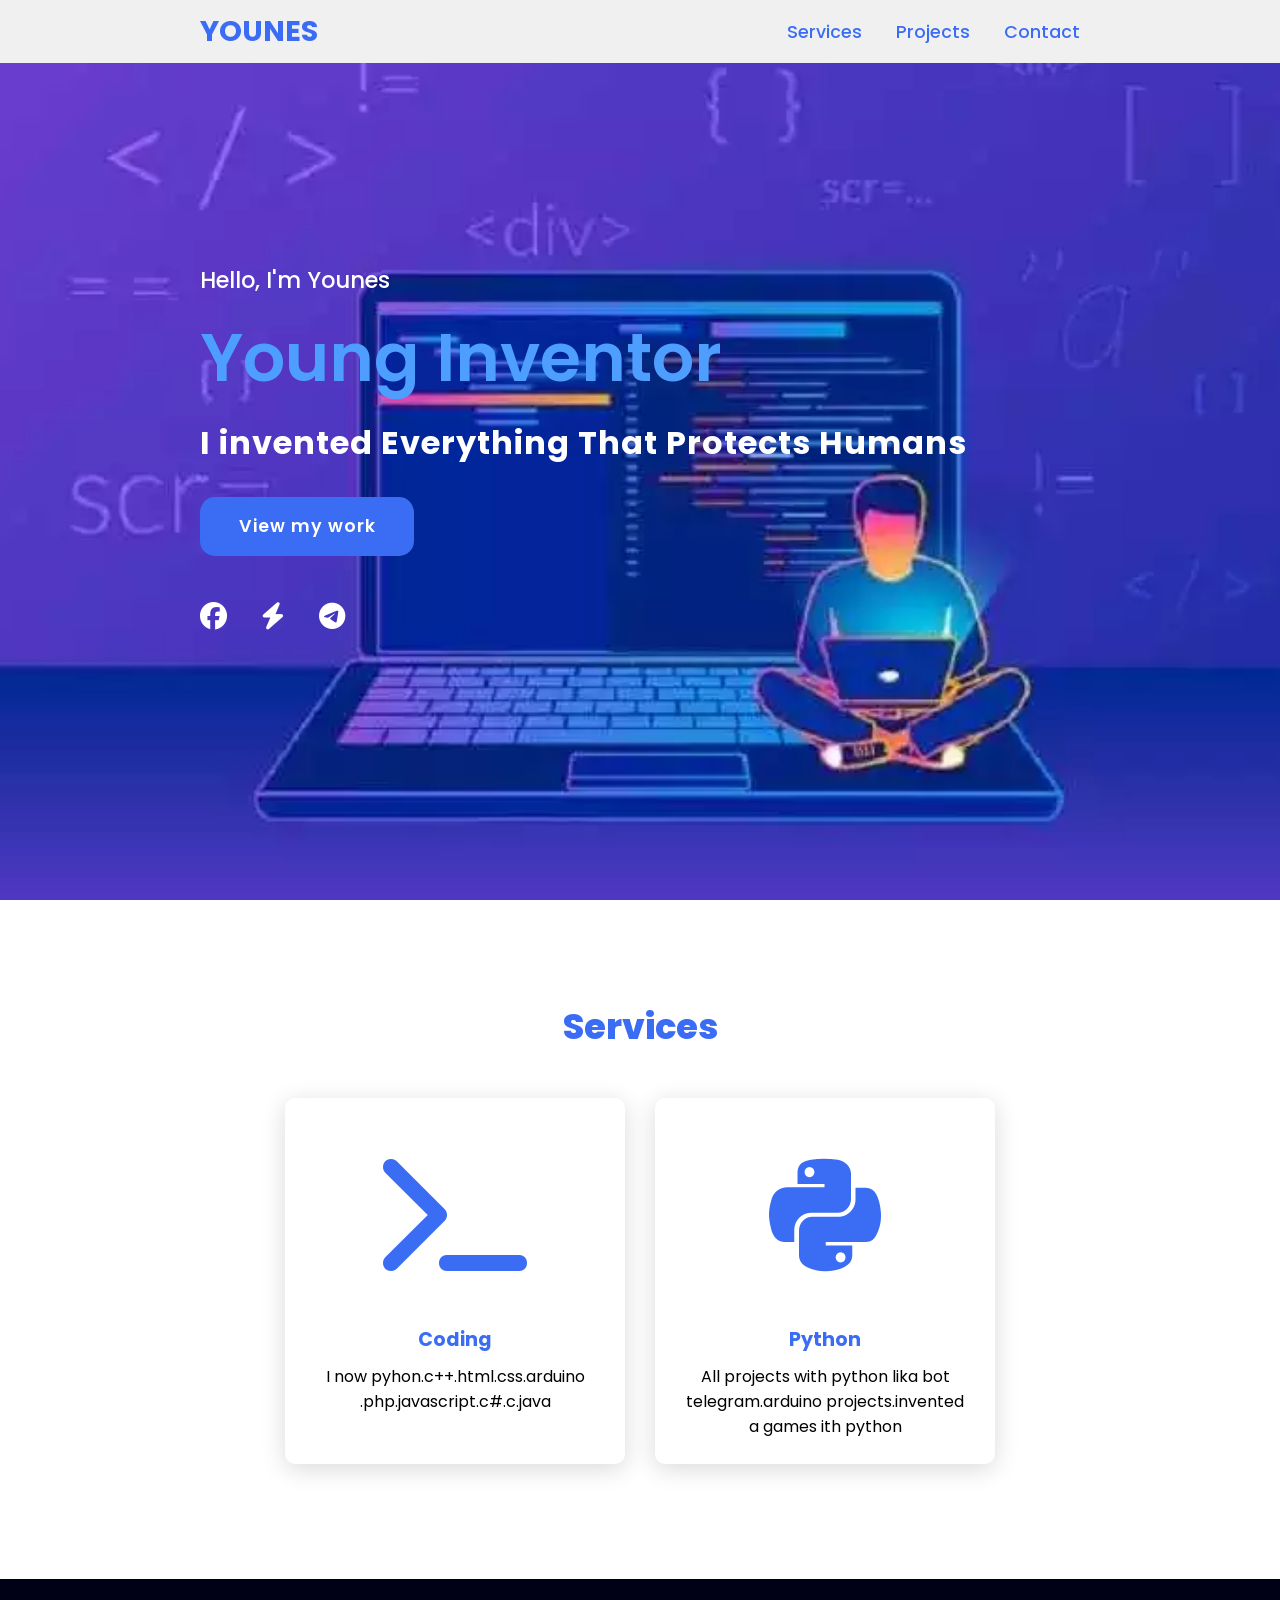
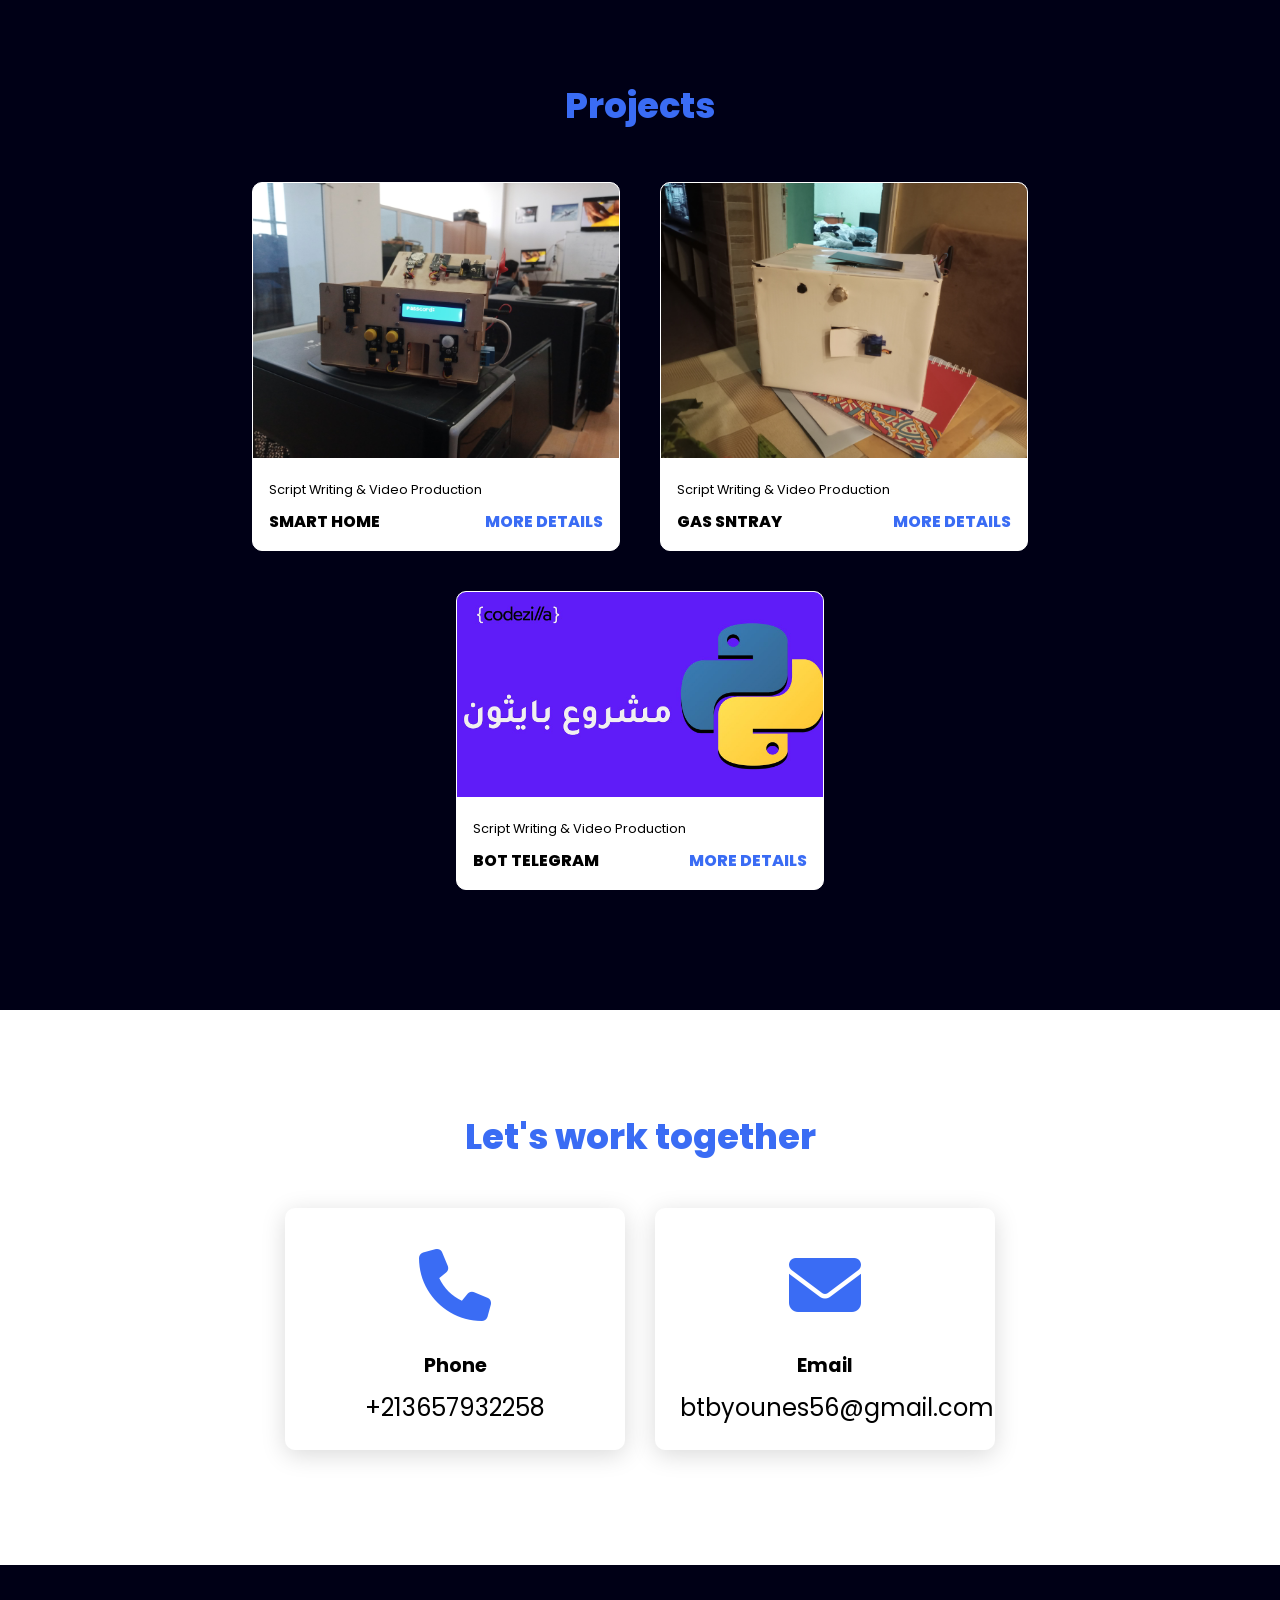
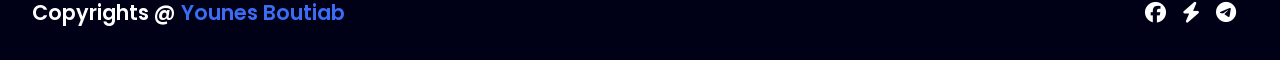
<file: index.html>
<!DOCTYPE html>
<html lang="en">
<head>
    <meta charset="UTF-8">
    <meta http-equiv="X-UA-Compatible" content="IE=edge">
    <meta name="viewport" content="width=device-width, initial-scale=1.0">
    <link rel="stylesheet" href="https://cdnjs.cloudflare.com/ajax/libs/font-awesome/6.6.0/css/all.min.css">
    <link rel="stylesheet" href="younes.css">
    <title>Younes Boutiab</title>
</head>
<body>
    <header>
        <a href="#" class="logo">Younes</a>
        <nav class="navigation">
            <a href="#services">Services</a>
            <a href="#projects">Projects</a>
            <a href="#contact">Contact</a>
        </nav>
    </header>


    <section class="main">
        <div>
            <h2>Hello, I'm Younes<br><span>Young Inventor</span></h2>
            <h3>I invented Everything That Protects Humans</h3>
            <a href="#projects" class="main-btn">View my work</a>
            <div class="social-icons">
                <a href="#"><i class="fa-brands fa-facebook"></i></a>
                <a href="#"><i class="fa-solid fa-bolt"></i></a>
                <a href="#"><i class="fa-brands fa-telegram"></i></a>
            </div>
        </div>
    </section>

    <section class="cards" id="services">
        <h2 class="title">Services</h2>
        <div class="content">
            <div class="card">
                <div class="icon">
                    <i class="fa-solid fa-terminal"></i>
                </div>
                <div class="info">
                    <h3>Coding</h3>
                    <p>I now pyhon.c++.html.css.arduino
                        .php.javascript.c#.c.java</p>
                </div>
            </div>
            <div class="card">
                <div class="icon">
                    <i class="fa-brands fa-python"></i>
                </div>
                <div class="info">
                    <h3>Python</h3>
                    <p>All projects with python lika bot telegram.arduino projects.invented a games ith python</p>
                </div>
            </div>
        </div>
    </section>

    <section class="projects" id="projects">
        <h2 class="title">Projects</h2>
        <div class="content">
            <div class="project-card">
                <div class="project-image">
                    <img src="images/bt.jpg" />
                </div>
                <div class="project-info">
                    <p class="project-category">Script Writing & Video Production</p>
                    <strong class="project-title">
                        <span>SMART HOME</span>
                        <a href="#" class="more-details">More details</a>
                    </strong>
                </div>
            </div>
            <div class="project-card">
                <div class="project-image">
                    <img src="images/btb.jpg" />
                </div>
                <div class="project-info">
                    <p class="project-category">Script Writing & Video Production</p>
                    <strong class="project-title">
                        <span>GAS SNTRAY</span>
                        <a href="#" class="more-details">More details</a>
                    </strong>
                </div>
            </div>
            <div class="project-card">
                <div class="project-image">
                    <img src="images/work5.jpg" />
                </div>
                <div class="project-info">
                    <p class="project-category">Script Writing & Video Production</p>
                    <strong class="project-title">
                        <span>BOT TELEGRAM</span>
                        <a href="#" class="more-details">More details</a>
                    </strong>
                </div>
            </div>
        </div>
    </section>

    <section class="cards contact" id="contact">
        <h2 class="title">Let's work together</h2>
        <div class="content">
            <div class="card">
                <div class="icon">
                    <i class="fas fa-phone"></i>
                </div>
                <div class="info">
                    <h3>Phone</h3>
                    <p>+213657932258</p>
                </div>
            </div>
            <div class="card">
                <div class="icon">
                    <i class="fas fa-envelope"></i>
                </div>
                <div class="info">
                    <h3>Email</h3>
                    <p>btbyounes56@gmail.com</p>
                </div>
            </div>
        </div>
    </section>
    
    <footer class="footer">
        <p class="footer-title">Copyrights @ <span>Younes Boutiab</span></p>
        <div class="social-icons">
            <a href="#"><i class="fa-brands fa-facebook"></i></a>
            <a href="#"><i class="fa-solid fa-bolt"></i></a>
            <a href="#"><i class="fa-brands fa-telegram"></i></a>
        </div>
    </footer>

</body>
</html>
</file>
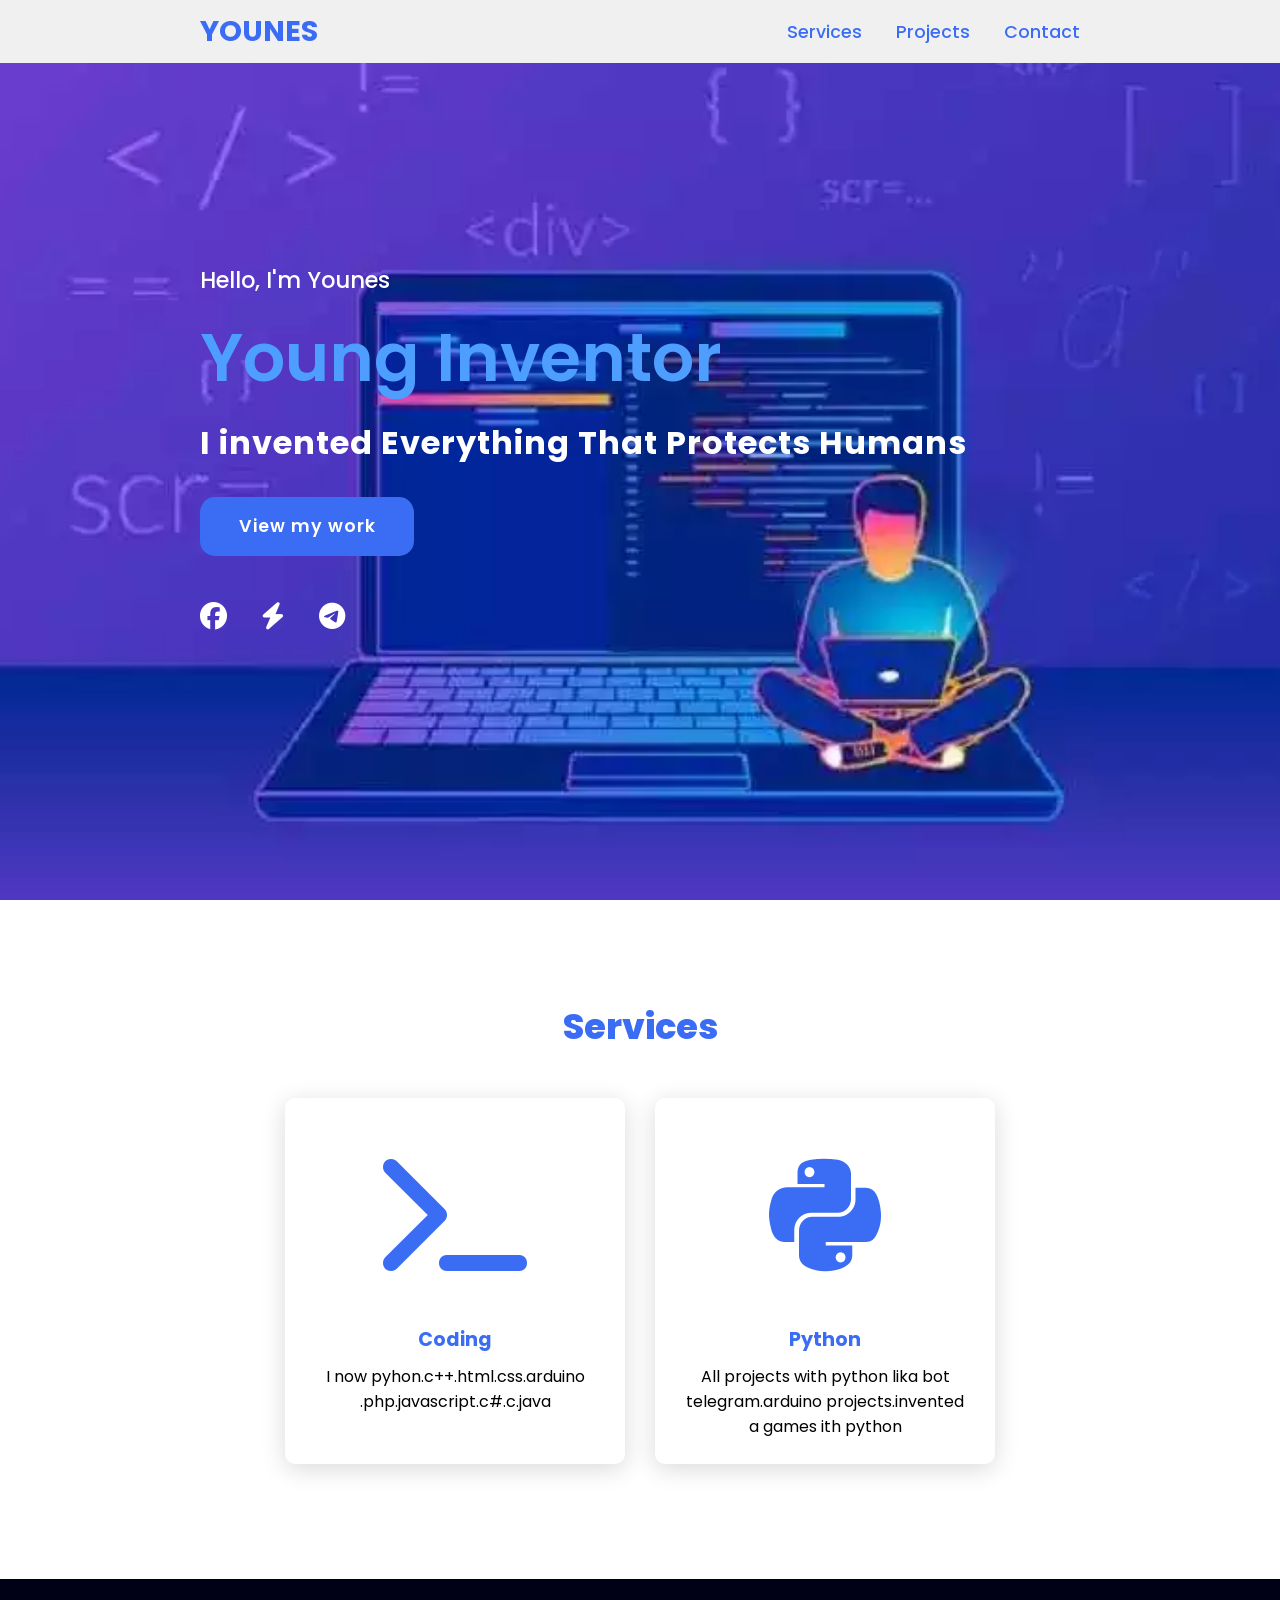
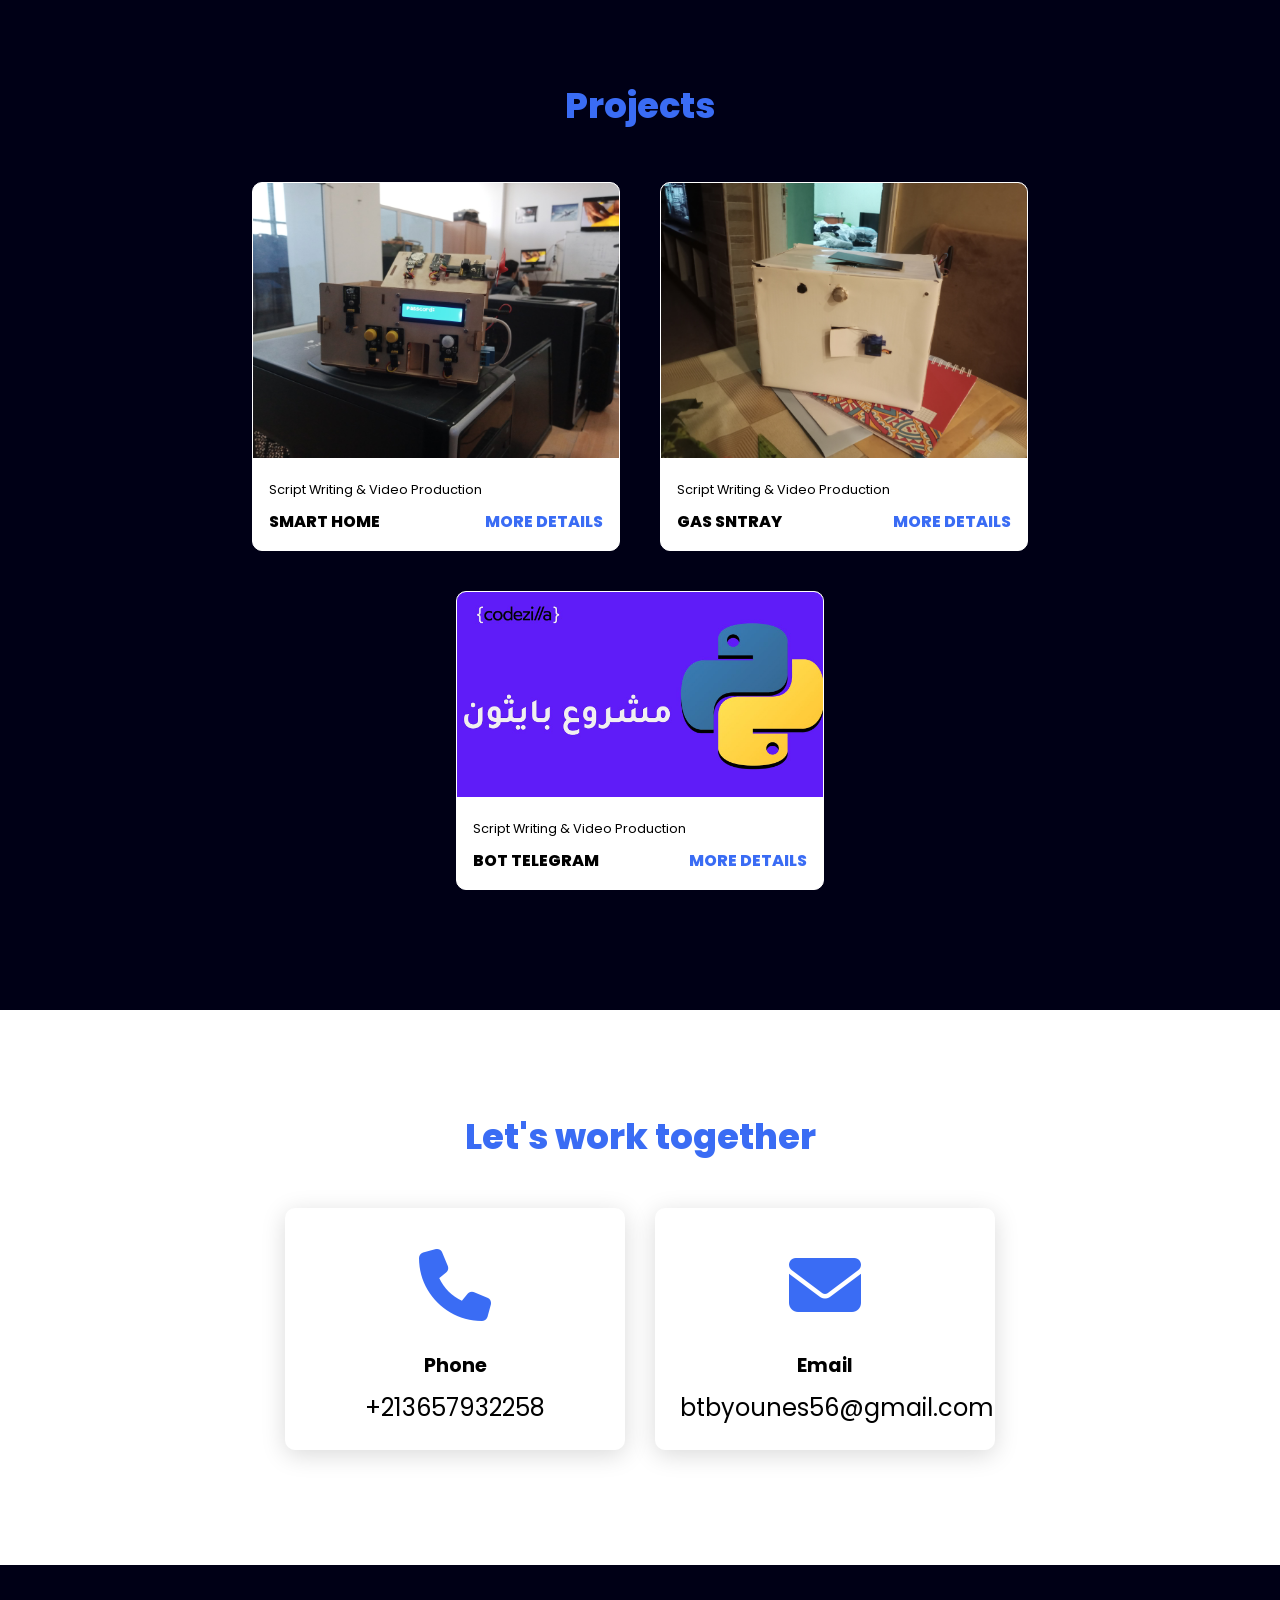
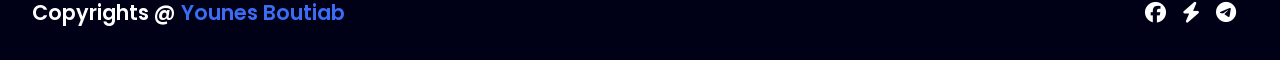
<file: btbsite.html>
<!DOCTYPE html>
<html lang="en">
<head>
    <meta charset="UTF-8">
    <meta http-equiv="X-UA-Compatible" content="IE=edge">
    <meta name="viewport" content="width=device-width, initial-scale=1.0">
    <link rel="stylesheet" href="https://cdnjs.cloudflare.com/ajax/libs/font-awesome/6.6.0/css/all.min.css">
    <link rel="stylesheet" href="younes.css">
    <title>Younes Boutiab</title>
</head>
<body>
    <header>
        <a href="#" class="logo">Younes</a>
        <nav class="navigation">
            <a href="#services">Services</a>
            <a href="#projects">Projects</a>
            <a href="#contact">Contact</a>
        </nav>
    </header>


    <section class="main">
        <div>
            <h2>Hello, I'm Younes<br><span>Young Inventor</span></h2>
            <h3>I invented Everything That Protects Humans</h3>
            <a href="#projects" class="main-btn">View my work</a>
            <div class="social-icons">
                <a href="#"><i class="fa-brands fa-facebook"></i></a>
                <a href="#"><i class="fa-solid fa-bolt"></i></a>
                <a href="#"><i class="fa-brands fa-telegram"></i></a>
            </div>
        </div>
    </section>

    <section class="cards" id="services">
        <h2 class="title">Services</h2>
        <div class="content">
            <div class="card">
                <div class="icon">
                    <i class="fa-solid fa-terminal"></i>
                </div>
                <div class="info">
                    <h3>Coding</h3>
                    <p>I now pyhon.c++.html.css.arduino
                        .php.javascript.c#.c.java</p>
                </div>
            </div>
            <div class="card">
                <div class="icon">
                    <i class="fa-brands fa-python"></i>
                </div>
                <div class="info">
                    <h3>Python</h3>
                    <p>All projects with python lika bot telegram.arduino projects.invented a games ith python</p>
                </div>
            </div>
        </div>
    </section>

    <section class="projects" id="projects">
        <h2 class="title">Projects</h2>
        <div class="content">
            <div class="project-card">
                <div class="project-image">
                    <img src="images/bt.jpg" />
                </div>
                <div class="project-info">
                    <p class="project-category">Script Writing & Video Production</p>
                    <strong class="project-title">
                        <span>SMART HOME</span>
                        <a href="#" class="more-details">More details</a>
                    </strong>
                </div>
            </div>
            <div class="project-card">
                <div class="project-image">
                    <img src="images/btb.jpg" />
                </div>
                <div class="project-info">
                    <p class="project-category">Script Writing & Video Production</p>
                    <strong class="project-title">
                        <span>GAS SNTRAY</span>
                        <a href="#" class="more-details">More details</a>
                    </strong>
                </div>
            </div>
            <div class="project-card">
                <div class="project-image">
                    <img src="images/work5.jpg" />
                </div>
                <div class="project-info">
                    <p class="project-category">Script Writing & Video Production</p>
                    <strong class="project-title">
                        <span>BOT TELEGRAM</span>
                        <a href="#" class="more-details">More details</a>
                    </strong>
                </div>
            </div>
        </div>
    </section>

    <section class="cards contact" id="contact">
        <h2 class="title">Let's work together</h2>
        <div class="content">
            <div class="card">
                <div class="icon">
                    <i class="fas fa-phone"></i>
                </div>
                <div class="info">
                    <h3>Phone</h3>
                    <p>+213657932258</p>
                </div>
            </div>
            <div class="card">
                <div class="icon">
                    <i class="fas fa-envelope"></i>
                </div>
                <div class="info">
                    <h3>Email</h3>
                    <p>btbyounes56@gmail.com</p>
                </div>
            </div>
        </div>
    </section>
    
    <footer class="footer">
        <p class="footer-title">Copyrights @ <span>Younes Boutiab</span></p>
        <div class="social-icons">
            <a href="#"><i class="fa-brands fa-facebook"></i></a>
            <a href="#"><i class="fa-solid fa-bolt"></i></a>
            <a href="#"><i class="fa-brands fa-telegram"></i></a>
        </div>
    </footer>

</body>
</html>
</file>
<file: younes.css>
@import url('https://fonts.googleapis.com/css2?family=Poppins:ital,wght@0,100;0,200;0,300;0,400;0,500;0,600;0,700;0,800;0,900;1,100;1,200;1,300;1,400;1,500;1,600;1,700;1,800;1,900&display=swap');

*{
    font-family: 'Poppins', sans-serif;
    margin: 0;
    padding: 0;
    box-sizing: border-box;
    scroll-behavior: smooth; 
}


header {
    background-color: #f0f0f0;
    width: 100%;
    position: fixed;
    z-index: 999;
    display: flex;
    justify-content: space-between;
    align-items: center;
    padding: 10px 200px ;
}

.logo{
    text-decoration: none;
    color: #3a6cf4;
    text-transform: uppercase;
    font-weight: 700;
    font-size: 1.8em;
}

.navigation a{
    color: #3a6cf4;
    text-decoration: none;
    font-size: 1.1em;
    font-weight: 500;
    padding-left: 30px;
}

.navigation a:hover{
    color: #601cfc;
}

section {
    padding: 100px 200px;
}

.main {
    width: 100%;
    min-height: 100vh;
    display: flex;
    align-items: center;
    background: url(images/YOUNES.BTB.webp) no-repeat;
    background-size: cover;
    background-position: center;
    background-attachment: fixed;
}

.main h2 {
    color: #fff;
    font-size: 1.4em;
    font-weight: 500;
}

.main h2 span {
    display: inline-block;
    margin-top: 10px;
    color: #4e9eff;
    font-size: 3em;
    font-weight: 600;
}

.main h3 {
    color: #fff;
    font-size: 2em;
    font-weight: 700;
    letter-spacing: 1px;
    margin-top: 10px;
    margin-bottom: 30px;
}

.main-btn {
    color: #fff;
    background-color: #3a6cf4;
    text-decoration: none;
    font-size: 1.1em;
    font-weight: 600;
    display: inline-block;
    padding: 0.9375em 2.1875em;
    letter-spacing: 1px;
    border-radius: 15px;
    margin-bottom: 40px;
    transition: 0.7s ease;
}

.main-btn:hover {
    background-color: #0a49f6;
    transform: scale(1.1);
}

.social-icons a {
    color: #fff;
    font-size: 1.7em;
    padding-right: 30px;
}

.title {
    display: flex;
    justify-content: center;
    color: #3a6cf4;
    font-size: 2.2em;
    font-weight: 800;
    margin-bottom: 30px;
}

.content {
    display: flex;
    justify-content: center;
    flex-direction: row;
    flex-wrap: wrap;
}

.card {
    background-color: #fff;
    width: 21.25em;
    box-shadow: 0 5px 25px rgba(1 1 1 / 15%);
    border-radius: 10px;
    padding: 25px;
    margin: 15px;
    transition: 0.7s ease;
}

.card:hover {
    transform: scale(1.1);
}

.card .icon {
    color: #3a6cf4;
    font-size: 8em;
    text-align: center;
}

.info {
    text-align: center;
}

.info h3{
    color: #3a6cf4;
    font-size: 1.2em;
    font-weight: 700;
    margin: 10px;
}

.projects {
    background-color: #000016;
}

.projects .content{
    margin-top: 30px;
}

.project-card {
    background-color: #fff;
    border: 1px solid #fff;
    min-height: 14em;
    width: 23em;
    overflow: hidden;
    border-radius: 10px;
    margin: 20px;
    transition: 0.7s ease;
}

.project-card:hover {
   transform: scale(1.1);
}

.project-card:hover .project-image {
    opacity: 0.9;
 }

.project-image img{
    width: 100%
}

.project-info {
    padding: 1em;
}

.project-category {
    font-size: 0.8em;
    color: #000;
}

.project-title {
    display: flex;
    justify-content: space-between;
    text-transform: uppercase;
    font-weight: 800;
    margin-top: 10px;
}

.more-details {
    text-decoration: none;
    color: #3a6cf4;
}

.more-details:hover {
    color: #601cfc;
}

.contact .icon{
    font-size: 4.5em;
}

.contact .info h3 {
    color: #000;
}

.contact .info p {
    font-size: 1.5em;
}

.footer {
    background-color: #000016;
    color: #fff;
    padding: 2em;
    display: flex;
    justify-content: space-between;
}

.footer-title {
    font-size: 1.3em;
    font-weight: 600;
}

.footer-title span {
    color: #3a6cf4;
}

.footer .social-icons a{
    font-size: 1.3em;
    padding: 0 12px 0 0;
}

@media (max-width:1023px){
    header{
        padding: 12px 20px;
    }

    .navigation a{
        padding-left: 10px;
    }

    .title{
        font-size: 1.8em;
    }

    section{
        padding: 80px 20px;
    }

    .main-content h2{
        font-size: 1em;
    }

    .main-content h3{
        font-size: 1.6em;
    }

    .content{
        flex-direction: column;
        align-items: center;
    }

}

@media (max-width:641px){
    body{
        font-size: 12px;
    }

    .main-content h2{
        font-size: 0.8em;
    }

    .main-content h3{
        font-size: 1.4em;
    }
}

@media (max-width:300px){
    body{
        font-size: 10px;
     
    }
}
</file>
